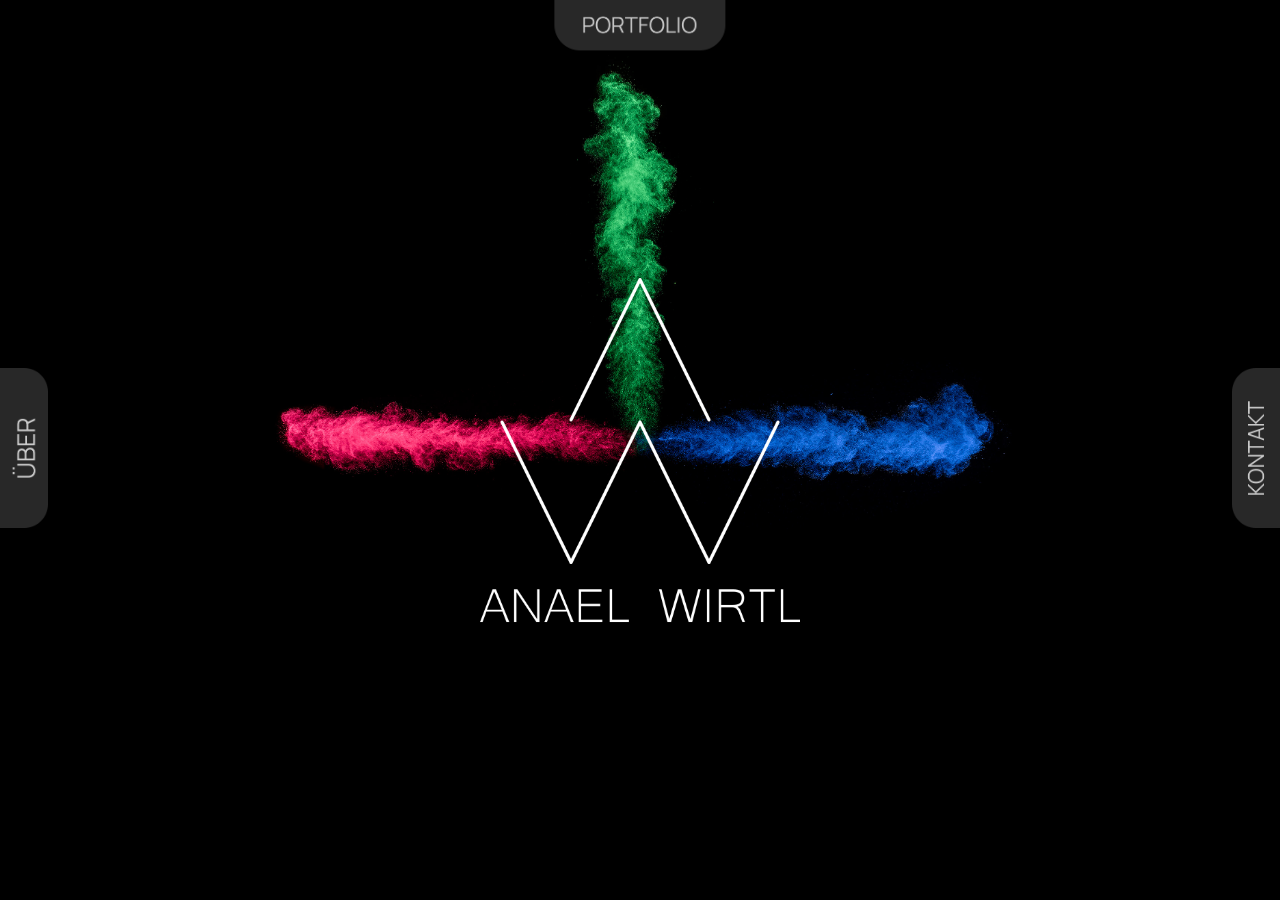
<file: index.html>
<!DOCTYPE html>
<html lang="de">
  <head>
    <meta charset="utf-8">
    <meta name="viewport" content="width=device-width, initial-scale=1.0">
    <link rel="stylesheet" href="home.css">
    <link rel="icon" type="image/x-icon" href="icons/logo_favicon.png">
    <title>Anael Wirtl | Fotografie</title>
    
  </head>
  <body>
 
    

      

        <div id="portfolio-div">
          
          <a  href="portfolio">
              <img id="portfolio-icon" src="icons/home-portfolio-icon.png">
          </a>

        </div>
        
        

        <div id="logo-div">
          <div id="logo">
            <img id="logo-icon" src="icons/logo_anael_wirtl.png" alt="Anael Wirtl Logo">
          </div>
        
        
        </div>
    
        <div  id="kontakt-div">

          <a href="kontakt">
            <img id="kontakt-icon" src="icons/home-kontakt-icon.png">
          </a>
          

        </div>



        <div id="über-div-div">
          <div id="über-div" >

            <a href="ueber">
              <img id="über-icon" src="icons/home-über-icon.png">
            </a>  
          </div>
        </div>
         
        
        
     

    


 

    
    
    
    
  </body>
</html>
</file>
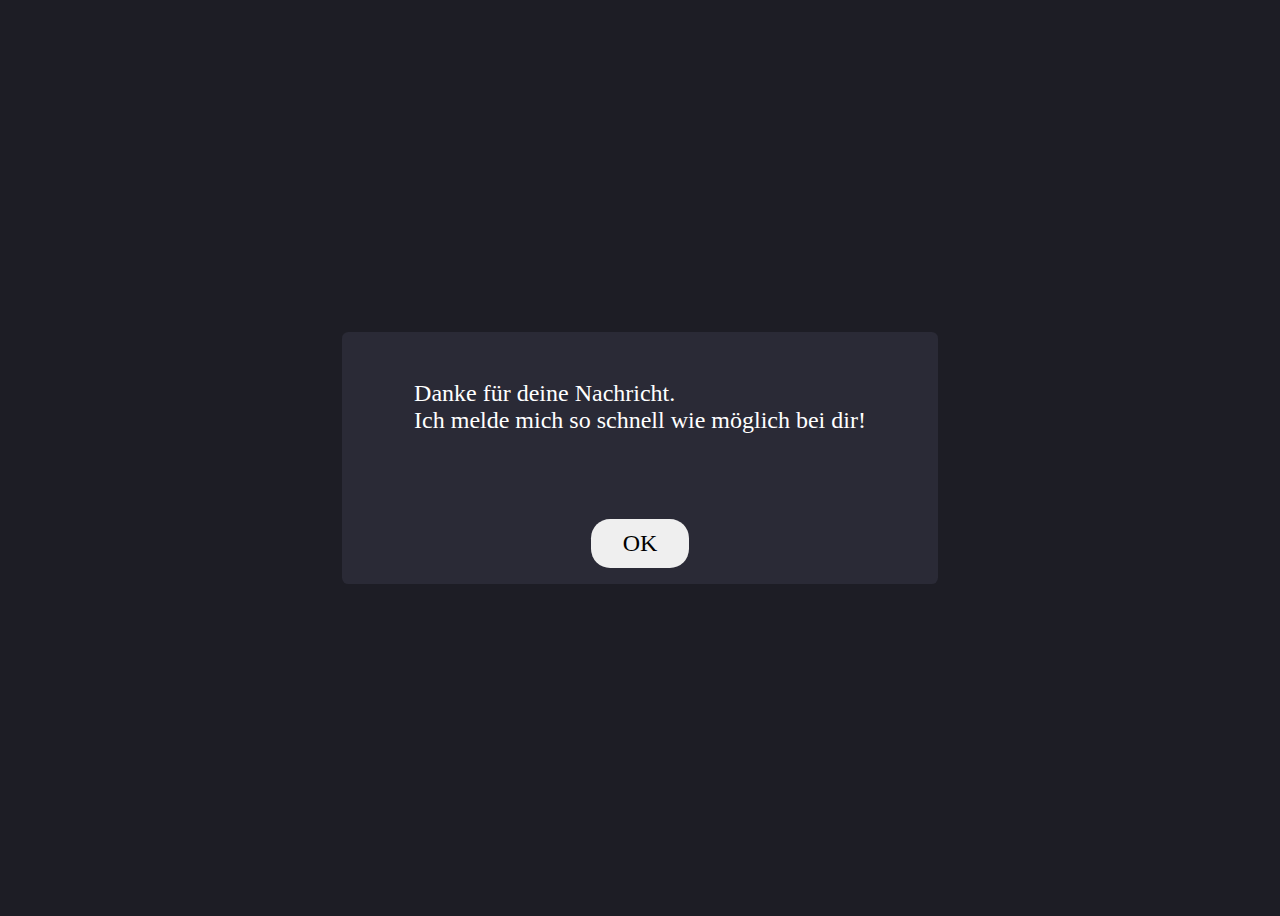
<file: danke.html>
<!DOCTYPE html>
<html lang="de">
  <head>
    <meta charset="utf-8">
    <meta name="viewport" content="width=device-width, initial-scale=1.0">
    <title>Danke für deine Nachricht</title>
    <link rel="stylesheet" href="danke.css">
</head>
<body>
    <div id="danke-text-div">
        <p id="danke-text">
            Danke für deine Nachricht.<br>
            Ich melde mich so schnell wie möglich bei dir!<br>
           
        </p>
        <a href="/">
            <button id="button">
                OK
            </button>
        </a>
        
    </div>


</body>
</html>
</file>
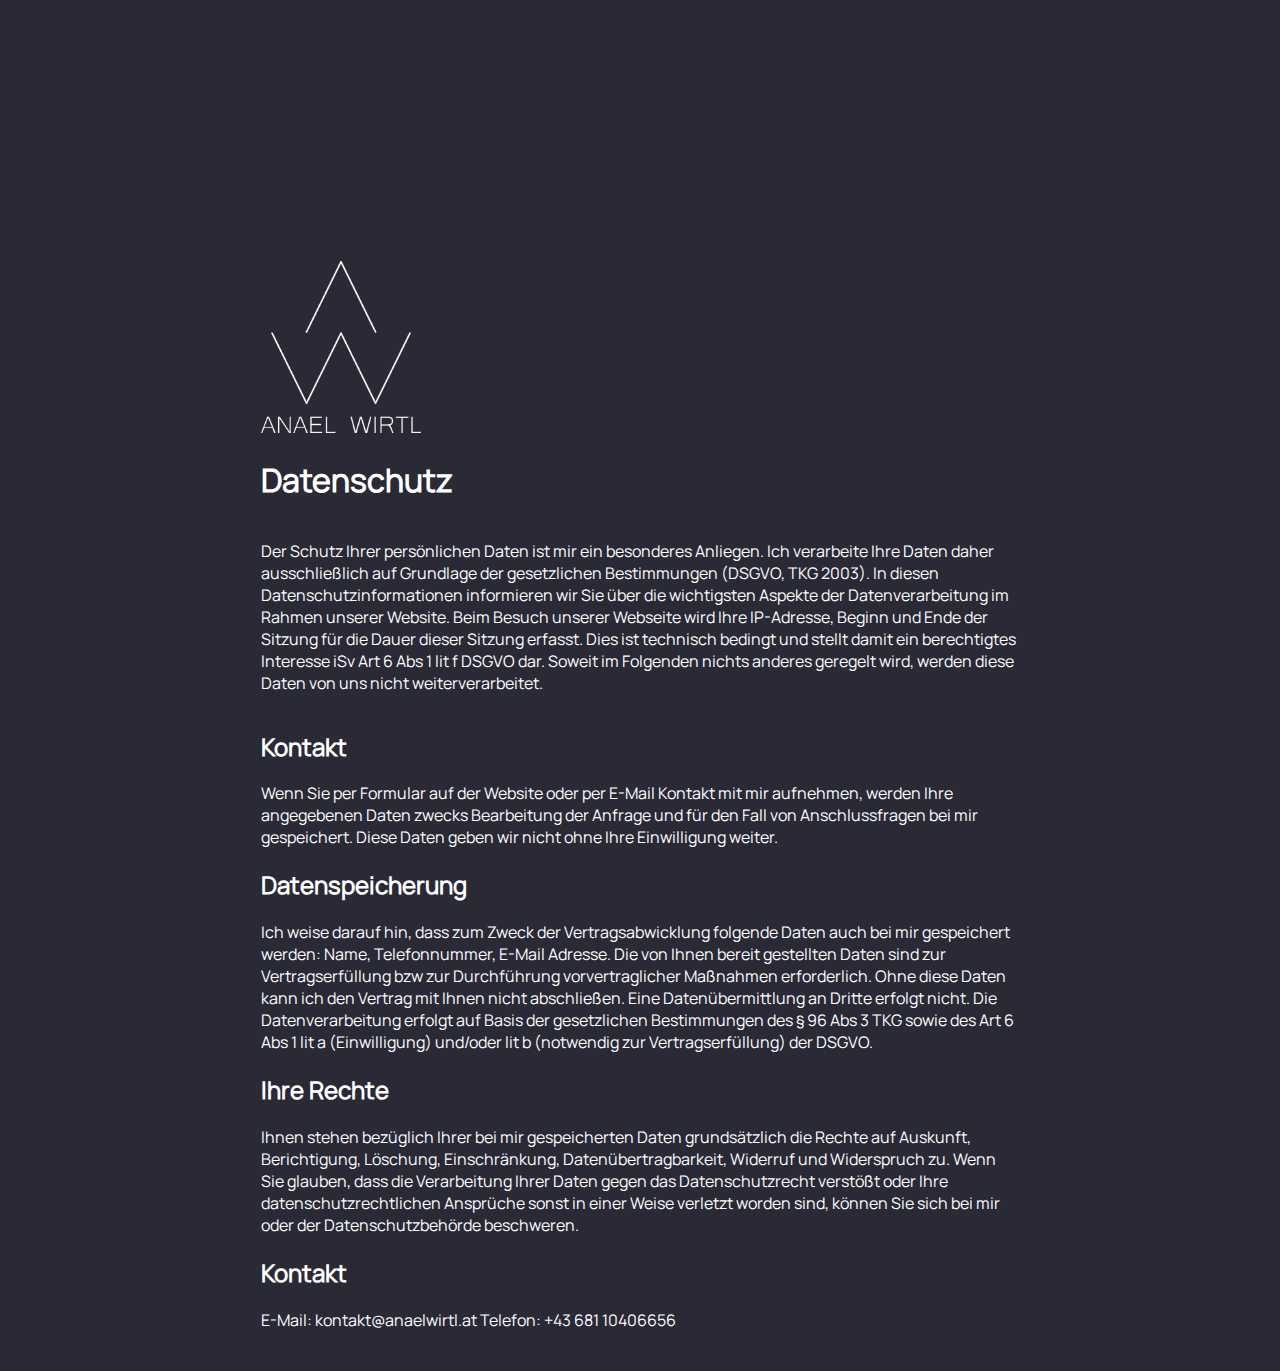
<file: datenschutz.html>
<!DOCTYPE html>
<html lang="de">
  <head>
    <meta charset="utf-8">
    <meta name="viewport" content="width=device-width, initial-scale=1.0">
    <title>Datenschutz</title>
    <link rel="stylesheet" href="datenschutz.css">
</head>
<body>
    <div id="logo-div">
        <a href="/">
            <img id="logo" src="icons/logo_anael_wirtl.png" alt="Anael Wirtl Logo">
        </a>
    </div>
    <div id="datenschutz-div">
        <h1>
            Datenschutz
        </h1>

        <p>
            Der Schutz Ihrer persönlichen Daten ist mir ein besonderes Anliegen. 
            Ich verarbeite Ihre Daten daher ausschließlich auf Grundlage der gesetzlichen 
            Bestimmungen (DSGVO, TKG 2003). In diesen Datenschutzinformationen informieren 
            wir Sie über die wichtigsten Aspekte der Datenverarbeitung im Rahmen unserer Website.
Beim Besuch unserer Webseite wird Ihre IP-Adresse, Beginn und Ende der Sitzung für die Dauer 
dieser Sitzung erfasst. Dies ist technisch bedingt und stellt damit ein berechtigtes 
Interesse iSv Art 6 Abs 1 lit f DSGVO dar. Soweit im Folgenden nichts anderes geregelt wird, 
werden diese Daten von uns nicht weiterverarbeitet.

<h2>
    Kontakt
</h2>
Wenn Sie per Formular auf der Website oder per E-Mail Kontakt mit mir aufnehmen, 
werden Ihre angegebenen Daten zwecks Bearbeitung der Anfrage und für den Fall von
Anschlussfragen bei mir gespeichert. Diese Daten geben wir nicht ohne Ihre Einwilligung weiter.

<h2>
    Datenspeicherung
</h2>
Ich weise darauf hin, dass zum Zweck der Vertragsabwicklung folgende Daten
 auch bei mir gespeichert werden: Name, Telefonnummer, E-Mail Adresse. 
 Die von Ihnen bereit gestellten Daten sind zur Vertragserfüllung bzw zur 
 Durchführung vorvertraglicher Maßnahmen erforderlich. Ohne diese Daten kann 
 ich den Vertrag mit Ihnen nicht abschließen. Eine Datenübermittlung an Dritte 
 erfolgt nicht.
Die Datenverarbeitung erfolgt auf Basis der gesetzlichen Bestimmungen
 des § 96 Abs 3 TKG sowie des Art 6 Abs 1 lit a (Einwilligung) und/oder lit b (notwendig zur Vertragserfüllung) der DSGVO.




<h2>
    Ihre Rechte
</h2>
Ihnen stehen bezüglich Ihrer bei mir gespeicherten Daten grundsätzlich die Rechte auf Auskunft, Berichtigung, Löschung, Einschränkung, Datenübertragbarkeit, Widerruf und Widerspruch zu. Wenn Sie glauben, dass die Verarbeitung Ihrer Daten gegen das Datenschutzrecht verstößt oder Ihre datenschutzrechtlichen Ansprüche sonst in einer Weise verletzt worden sind, können Sie sich bei mir oder der Datenschutzbehörde beschweren.

<h2>
    Kontakt
</h2>
E-Mail: kontakt@anaelwirtl.at
Telefon: +43 681 10406656
        </p>
    </div>
       
    
</body>
</html>
</file>
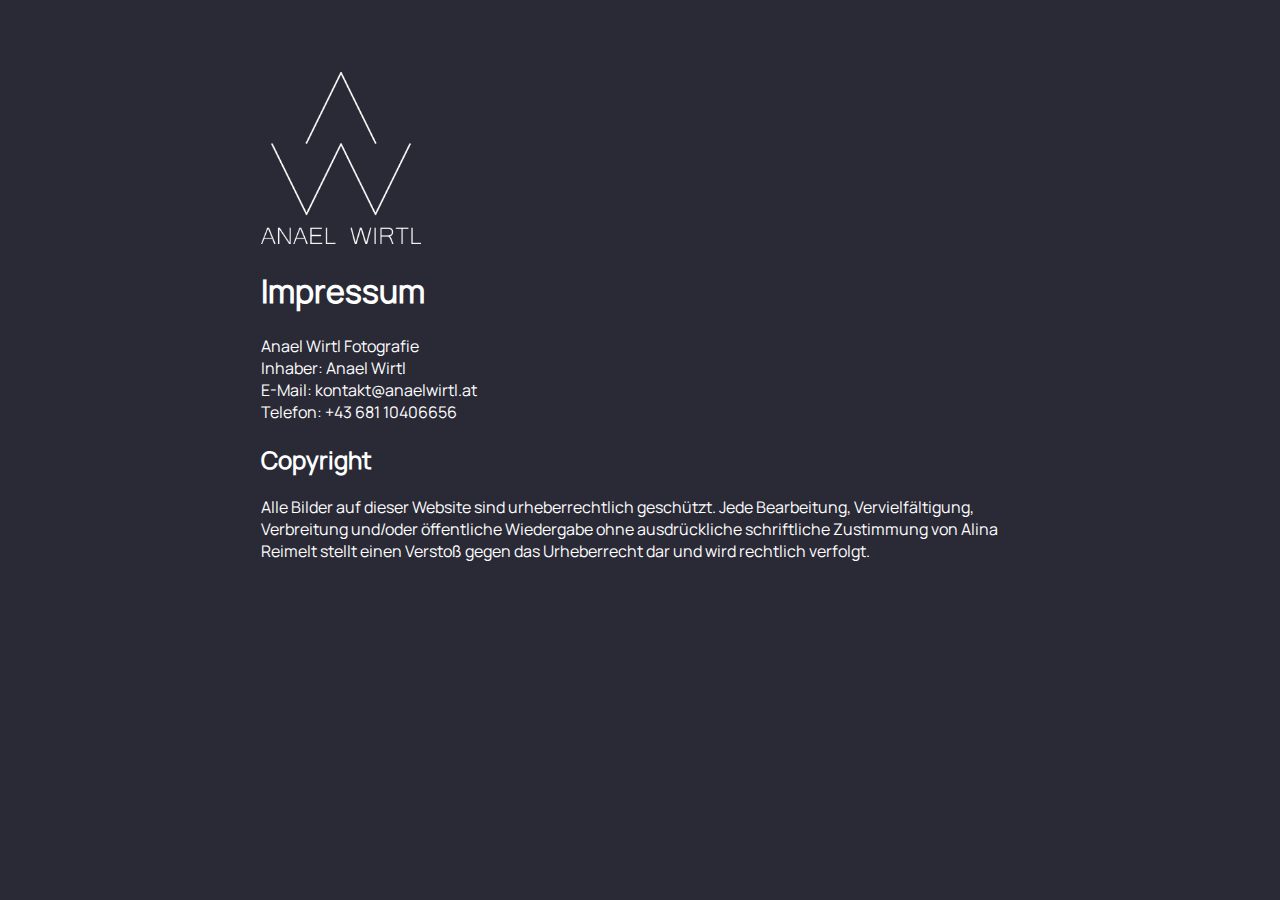
<file: impressum.html>
<!DOCTYPE html>
<html lang="de">
  <head>
    <meta charset="utf-8">
    <meta name="viewport" content="width=device-width, initial-scale=1.0">
    <title>Imressum</title>
    <link rel="stylesheet" href="impressum.css">
</head>
<body>
    <div id="über-div">
    <div id="logo-div">
        <a href="/">
            <img id="logo" src="icons/logo_anael_wirtl.png" alt="Anael Wirtl Logo">
        </a>
        
    </div>
    <div id="impressum-div">
    <p >
        <h1>Impressum</h1>
        Anael Wirtl Fotografie<br>
    
        Inhaber: Anael Wirtl<br>
        E-Mail: kontakt@anaelwirtl.at<br>
        Telefon: +43 681 10406656<br>
        

    </p>
    <p >
       <h2>Copyright</h2> 

        Alle Bilder auf dieser Website sind urheberrechtlich geschützt.
         Jede Bearbeitung, Vervielfältigung, Verbreitung und/oder öffentliche Wiedergabe
          ohne ausdrückliche schriftliche Zustimmung von Alina Reimelt stellt
           einen Verstoß gegen das Urheberrecht dar und wird rechtlich verfolgt.
    </p>
</div>
</div>
</body>
</html>
</file>
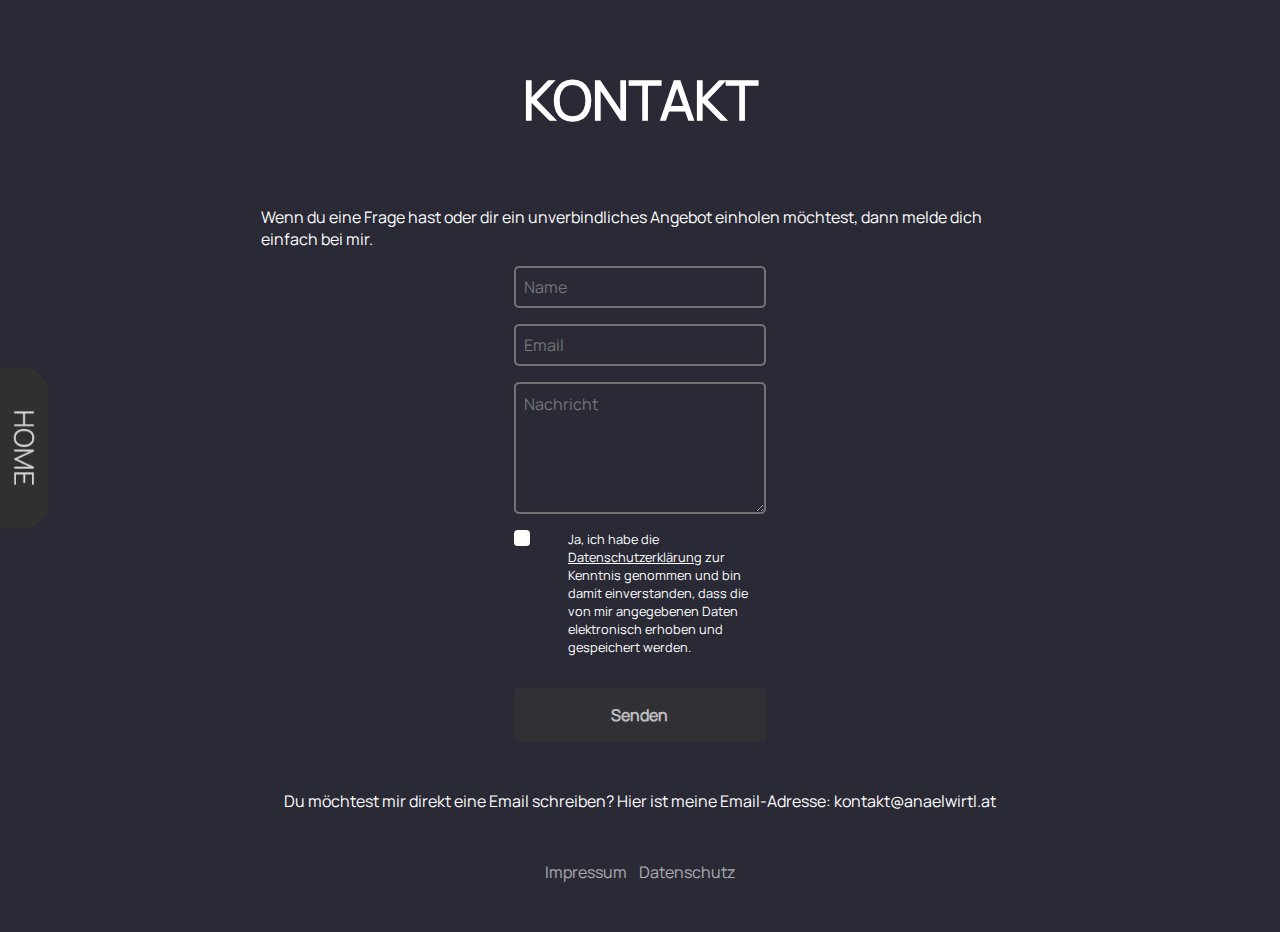
<file: kontakt.html>
<!DOCTYPE html>
<html lang="de">
  <head>
    <meta charset="utf-8">
    <meta name="viewport" content="width=device-width, initial-scale=1.0">
    <title>Kontakt</title>
    <link rel="stylesheet" href="kontakt.css">
</head>
<body>
  
    <h1 id="überschrift">
        KONTAKT
    </h1>

    
    <div class="text-div">
        <p class="text">
            Wenn du eine Frage hast oder dir ein unverbindliches Angebot einholen möchtest,
        dann melde dich einfach bei mir.
        
           </p>
    </div>
    <div id="kontaktdaten-div">

        <form  id="kontaktdaten" action="https://formspree.io/f/mwkjvvnn" method="POST" >   
          <input type="hidden" name="_next" value="https://anaelwirtl.at/danke">   
          <input name="name" type="text" class="feedback-input" placeholder="Name" required>   
          <input name="email" type="text" class="feedback-input" placeholder="Email" required>
          <textarea name="text" class="feedback-input" placeholder="Nachricht" required></textarea>
          <div id="datenschutz-div">
            <label class="checkbox" for="myCheckboxId">
              <input class="checkbox__input" type="checkbox" name="Datenschutzerklärung" id="myCheckboxId" required>
            <div class="checkbox__box"></div>
            </label>
            <p id="datenschutz-p">
              Ja, ich habe die <a href="datenschutz">Datenschutzerklärung</a> zur Kenntnis genommen und bin damit 
              einverstanden, dass die von mir angegebenen Daten elektronisch erhoben und 
              gespeichert werden. 
            </p>
          

          </div>
          <input id="senden-button" class="feedback-input" type="submit" value="Senden"/>
        </form>

    </div>

    
    
<div class="text-div">
    <p class="text">
        Du möchtest mir direkt eine Email schreiben?
        Hier ist meine Email-Adresse: kontakt@anaelwirtl.at
      </p>
</div>
      

    <div id="menü-div">
        <a href="/">
            <img id="menü-icon" src="icons/kontakt-home-icon.png">
        </a>
    </div>

    <div id="footer-div">
        <a href="impressum">
          <button id="impressum">
            Impressum
          </button>
        </a>
        <a href="datenschutz">
        <button id="datenschutz">
          Datenschutz
        </button>
      </a>
      </div>
    
   

</body>
</html>
</file>
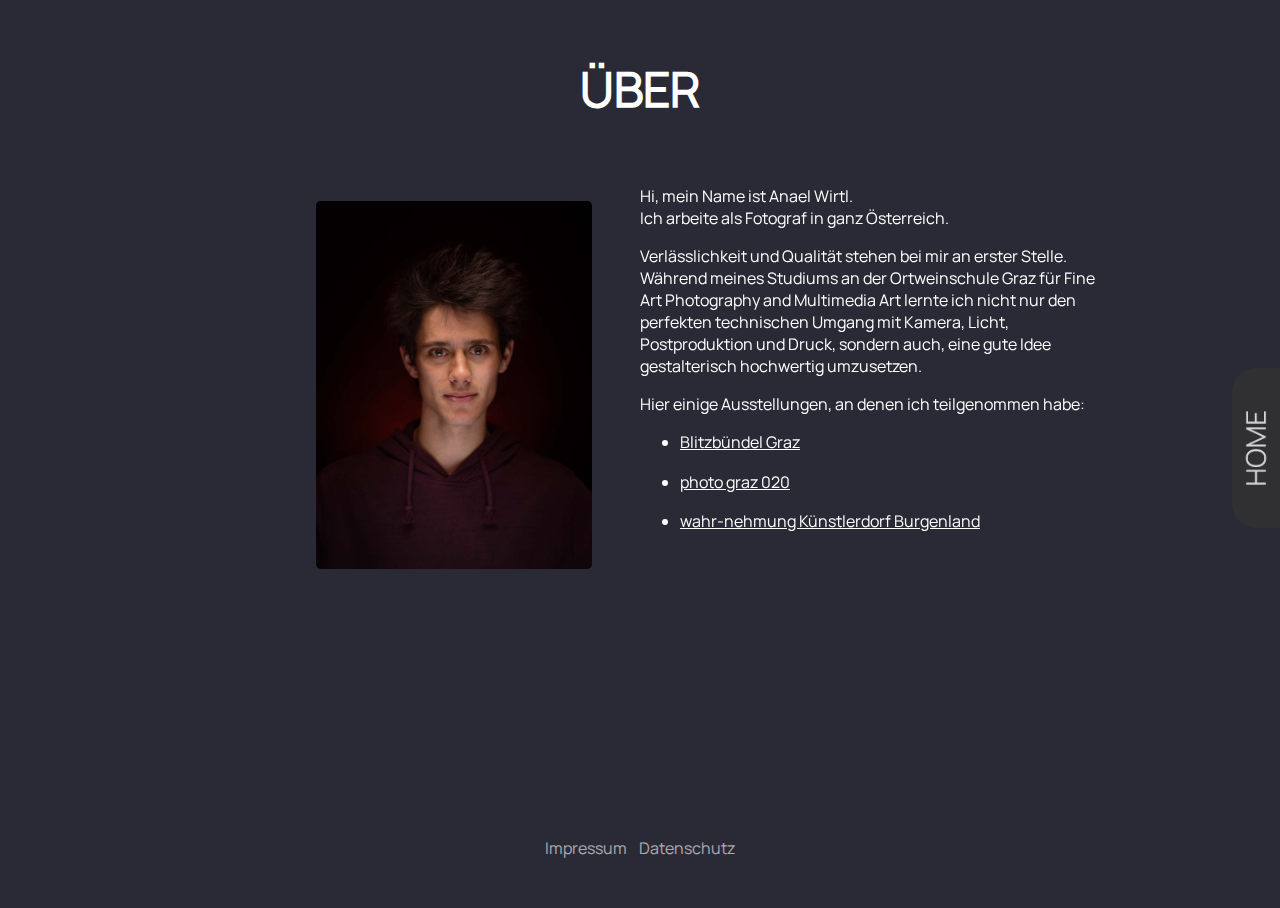
<file: ueber.html>
<!DOCTYPE html>
<html lang="de">
  <head>
    <meta charset="utf-8">
    <meta name="viewport" content="width=device-width, initial-scale=1.0">
    <link rel="stylesheet" href="Über.css">
    <title>Anael Wirtl</title>
  </head>
  <body id="body">


    <h1 id="h1">ÜBER

    </h1>

    <div id="grid-div">
      <div id="portrait-div">
        <img id="portrait" src="img/anael_portrait.JPG" alt="Ein Portrait des Fotografen">
      </div>
      
      
      <div id="über-text-div">
        <P id="über-text">
        <div>
          <p>
            Hi, mein Name ist Anael Wirtl. <br>
            Ich arbeite als Fotograf in ganz Österreich.
          </p>
         
        </div>
        <div>
          Verlässlichkeit und Qualität stehen bei mir an erster Stelle.
          Während meines Studiums an der Ortweinschule Graz für  Fine Art Photography and Multimedia Art lernte ich nicht nur den
          perfekten technischen Umgang mit Kamera, Licht, Postproduktion und Druck, sondern
          auch, eine gute Idee gestalterisch hochwertig umzusetzen.
        </div>
        <div>
          <p>
            Hier einige Ausstellungen, an denen ich teilgenommen habe:
        

      <ul id="liste">
       <li>
        <a class="links" href="http://kultur.graz.at/kalender/event/1601996641" target="_blank">Blitzbündel Graz</a>
      </li>
       <li>
        <a class="links" href="https://galeriemarenzi.at/photo-graz-020/" target="_blank">photo graz 020</a>

        </li>
       <li> <a class="links" href="https://www.kulturgericht.at/kunst/ausstellungen/wahr-nehmung.html" target="_blank">wahr-nehmung Künstlerdorf Burgenland</a></li>
      </ul>
    </p>
    </div>
  
      
      </P>
      </div>
      
    </div>
    

    <div id="menü-div">
        
            <a href="/"> 
                <img id="menü-icon" src="icons/über-home-icon.png">
            </a>     
    </div>
    
<div id="footer-div">
  <a href="impressum">
    <button id="impressum">
      Impressum
    </button>
  </a>
  <a href="datenschutz">
  <button id="datenschutz">
    Datenschutz
  </button>
</a>
</div>


    

    
    
    
    
  </body>
</html>
</file>
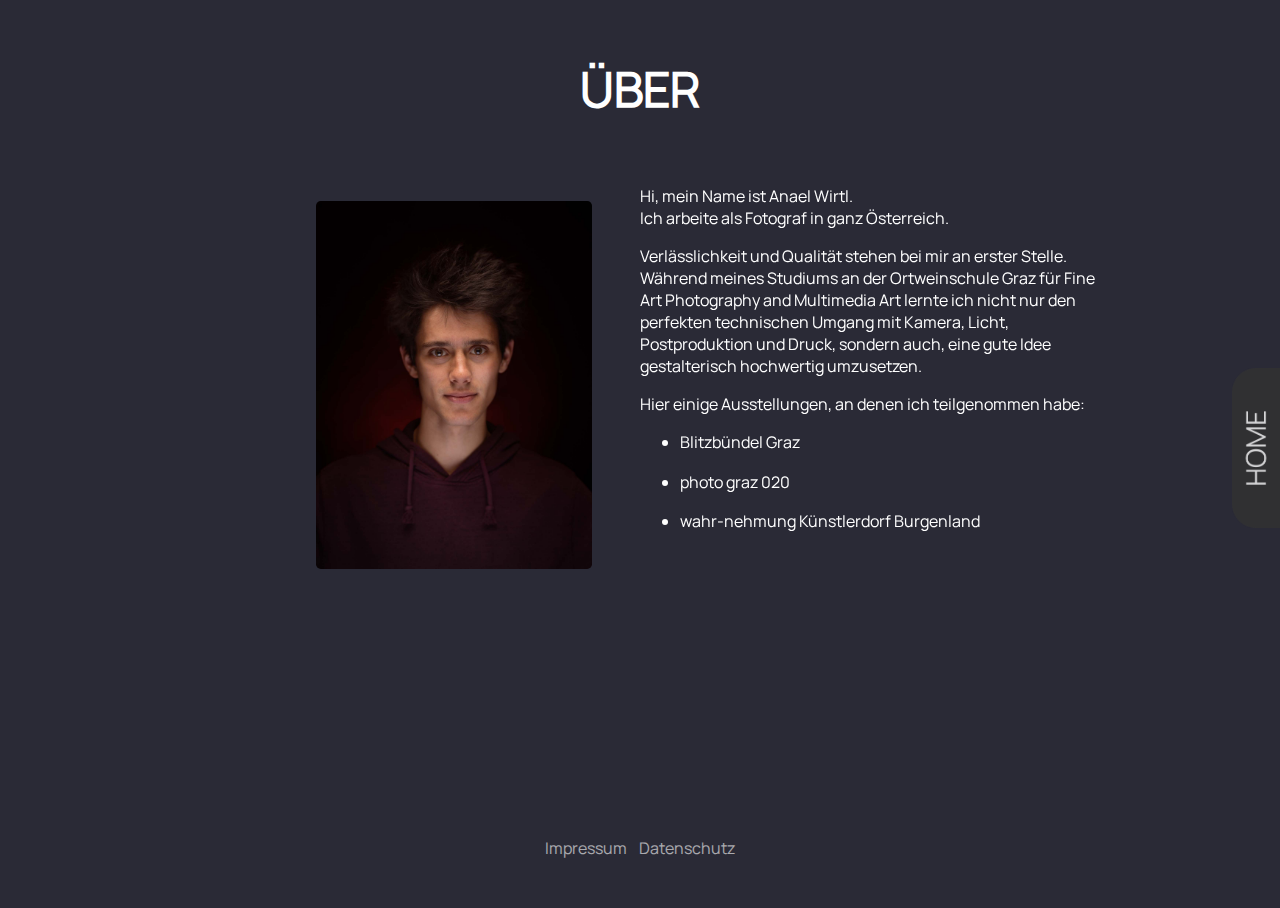
<file: Über.html>
<!DOCTYPE html>
<html lang="de">
  <head>
    <meta charset="utf-8">
    <meta name="viewport" content="width=device-width, initial-scale=1.0">
    <link rel="stylesheet" href="Über.css">
    <title>Anael Wirtl</title>
  </head>
  <body id="body">


    <h1 id="h1">ÜBER

    </h1>

    <div id="grid-div">
      <div id="portrait-div">
        <img id="portrait" src="img/anael_portrait.JPG" alt="Ein Portrait des Fotografen">
      </div>
      
      
      <div id="über-text-div">
        <P id="über-text">
        <div>
          <p>
            Hi, mein Name ist Anael Wirtl. <br>
            Ich arbeite als Fotograf in ganz Österreich.
          </p>
         
        </div>
        <div>
          Verlässlichkeit und Qualität stehen bei mir an erster Stelle.
          Während meines Studiums an der Ortweinschule Graz für  Fine Art Photography and Multimedia Art lernte ich nicht nur den
          perfekten technischen Umgang mit Kamera, Licht, Postproduktion und Druck, sondern
          auch, eine gute Idee gestalterisch hochwertig umzusetzen.
        </div>
        <div>
          <p>
            Hier einige Ausstellungen, an denen ich teilgenommen habe:
        

      <ul id="liste">
       <li>Blitzbündel Graz</li>
       <li>photo graz 020</li>
       <li>wahr-nehmung Künstlerdorf Burgenland</li>
      </ul>
    </p>
    </div>
  
      
      </P>
      </div>
      
    </div>
    

    <div id="menü-div">
        
            <a href="index.html"> 
                <img id="menü-icon" src="icons/über-home-icon.png">
            </a>     
    </div>
    
<div id="footer-div">
  <a href="impressum.html">
    <button id="impressum">
      Impressum
    </button>
  </a>
  <a href="datenschutz.html">
  <button id="datenschutz">
    Datenschutz
  </button>
</a>
</div>


    

    
    
    
    
  </body>
</html>
</file>
<file: home.css>
@font-face {
    font-family:'Manrope';
    src: url(fonts/Manrope-Regular.ttf);
}

body {
    width: 100%;
    margin: 0;
    background-image: url("img/Titelbild.JPG");
    background-size: 70rem;
    background-repeat: no-repeat;
    background-attachment: fixed;
    background-position: center;
    background-color: rgb(0, 0, 0);

}


#portfolio-div{
    position: fixed;
    top: 1.7rem;
    left: 50%;
    transform: translate(-50%, -50%);
    opacity: 0.8;
    transition:opacity 0.2s ;
    z-index: 101;
}
#portfolio-icon{
    max-height: 3.2rem;
    z-index: 101;

}


#portfolio-div:hover{opacity: 1;
}



#kontakt-div{
    position: fixed;
    width: 50%;
    top: 50%;
    left: 75%;
    transform: translate(-50%, -50%);
    z-index: 101;
    
    display: flex;
    justify-content: end;
}
#kontakt-icon{

    max-height: 10rem;
    opacity: 0.8;
    transition: opacity 0.2s;
}

#über-div-div{
    position: fixed;
    width: 100%;
    top: 50%;
    left: 50%;
    transform: translate(-50%, -50%);
    z-index: 100;

 
   
}

#über-icon{
    max-height: 10rem;
    opacity: 0.8;
    transition:opacity 0.2s ;
}


#kontakt-icon:hover{
    opacity: 1;
    cursor: pointer;
}
#über-icon:hover{
    opacity: 1;
    cursor: pointer;
}

#logo-div{
    
    position: fixed;
    width: 100%;
    top: 50%;
    left: 50%;
    transform: translate(-50%, -50%);
    z-index: 100;


}
#logo{
    display: flex;
    justify-content: center;
    animation: fadeIn 2s forwards, slide-up 1.5s forwards;
}

#logo-icon{
    max-width: 20rem;
}

@media (max-width:48rem){
    #logo-icon{
    max-width: 16rem;
}
}

@keyframes fadeIn {
    from{opacity: 0;}
    to {opacity: 1;}
}

@keyframes slide-up {
    0% {
      transform: translateY(100%);
    }
    100% {
      transform: translateY(0%);
    }
  }
</file>
<file: danke.css>
@font-face {
    font-family:'Manrope';
    src: url(fonts/Manrope-Regular.ttf);
}

body{
    background-color: rgb(29, 29, 37);
    display: flex;
    justify-content: center;
    flex-direction: column;
    align-items: center;
    height: 100vh;
}
#danke-text-div{
    color: white;
    background-color: rgb(42, 42, 54);
    font-family: Microsoft Yi Baiti;
    font-size: 1.5em;
    border-radius: 0.4rem;
    display: flex;
    justify-content: center;
    flex-direction: column;
    align-items: center;
}

#danke-text{
    

padding-bottom:3em;
padding-left: 3em;
padding-right: 3em;
padding-top: 1em;

display: flex;
justify-content: center;
flex-direction: column;

}

#button{
    border: none;
    padding-left: 2rem;
    padding-right: 2rem;
    padding-top: 0.7rem;
    padding-bottom: 0.7rem;
    border-radius: 1.2rem;
    font-family: Microsoft Yi Baiti;
    font-size: 1em;
    margin-bottom:1rem ;
    margin-top: -4rem;
}
</file>
<file: datenschutz.css>
@font-face {
    font-family:'Manrope';
    src: url(fonts/Manrope-Regular.ttf);
}

body{
    background-color: rgb(42, 42, 54);
}
#logo{
    width: 10rem;
    margin-left: 20%;
    margin-top: 20%;
}

#datenschutz-div{
display: grid;
font-family:Manrope ;
font-size: 1rem;
margin-left: 20%;
margin-right: 20%;
color: white;
max-width: 80vw;
}
</file>
<file: impressum.css>
@font-face {
    font-family:'Manrope';
    src: url(fonts/Manrope-Regular.ttf);
}

body {
    background-color: rgb(42, 42, 54);
   
}

#über-div{
    display: grid;
justify-content: center;
    margin-left: 20%;
    margin-right: 20%;
    
}

#impressum-div{
font-family:Manrope ;
font-size: 1rem;
color: white;


}

#logo{
    width: 10rem;
    margin-top: 4rem;
}
</file>
<file: kontakt.css>
html{
    height: 100%;


}

@font-face {
    font-family:'Manrope';
    src: url(fonts/Manrope-Regular.ttf);
}
body{
    background-color: rgb(42, 42, 54);
    display: flex;
    flex-direction: column;
    min-height: 100%;
}
#menü-div{
    position: fixed;
    width: 20%;
    top: 50%;
    left: 10%;
    transform: translate(-50%, -50%);
    z-index: 100;

 
   
}

#menü-icon{
    max-height: 10rem;
    opacity: 0.8;
    transition:opacity 0.2s ;
}


#menü-icon:hover{
    opacity: 1;
}
#überschrift{
    color: rgb(255, 255, 255);
    font-family:Manrope;
    font-size: 6vh;
    display: flex;
    justify-content: center;
    padding-top: 1em;
    padding-bottom: 1em;
    margin: 0;
}
.text-div{
font-family:Manrope; 
font-weight: lighter;
color: white;
display: flex;
justify-content: center;
}
.text{
    max-width: 60%;
}

#kontaktdaten {
    display: grid;
    justify-content: center;
    width: 20%;
    margin-left: auto;
    margin-right: auto;
}


    
#datenschutz-div{
    display:flex;
    justify-content: baseline;
    color: white;
    font-family: Manrope;
    font-size: 0.8em;
    gap:1em;
    
    
}
.checkbox{
    display: inline-flex;
    justify-content: baseline;
    cursor: pointer;
    
}

.checkbox__input{
    opacity: 0;
    position: absolute;
    transform: none;
}

.checkbox__box{
    width: 1.25em;
    height: 1.25em;
    border-radius: 0.3em;
    background-color: white;
    display: flex;
    align-items: center;
    justify-content: center;
    flex-shrink: 0;
    margin-right: 2em;
   
    transition: background 0.15s;
}

.checkbox__box::after{
    content:'\2714';
    color: white;
    transform: scale(0);
    transition: transform 0.15s;

}

.checkbox__input:checked + .checkbox__box{
background: rgb(82, 71, 245);

}
.checkbox__input:checked + .checkbox__box::after{
transform: scale(1);
}


#datenschutz-p{
    color: white;
    margin: 0;
}

#datenschutz-p > *{
    color: white;
}
#datenschutz-link:hover{
    cursor: pointer;
}



.feedback-input {
    

  color:rgb(255, 255, 255);
  font-family: Manrope;
  font-size: 1em;
  border-radius: 5px;
  background-color: transparent;
  border:2px solid rgb(114, 114, 114);
  transition: all 0.15s;
  padding: 0.5rem;
  margin-bottom: 1rem;
  outline: 0;
  
}

.feedback-input:focus { border:2px solid #ffffff; }

@media (max-width:30rem){
    .feedback-input, #datenschutz-div{
        max-width:70%;
        margin-left: auto;
        margin-right: auto;

    }
    }

textarea {
  height: 7em;
  line-height: 150%;
  resize:vertical;
}



#senden-button{
    border: none;
    background-color: rgb(53, 53, 53);
    padding-top:1em;
    padding-bottom:1em;
    margin-top: 2rem;
    margin-bottom: 2em;
    transition: all 0.3s;
    font-weight: bold;
    opacity: 0.7;
}

#senden-button:hover
 { background:rgb(59, 59, 59); 
    opacity: 1;
    cursor: pointer;

}

@media (max-width:30rem){
   #senden-button {
        width:60%;

        margin-left: auto;
        margin-right: auto;


    }
    }





#footer-div{
    margin-top: auto;
    display: flex;
    justify-content: center;
    padding-bottom: 3rem;
    margin-top: 2rem;
   


    
}
#impressum, #datenschutz{
    border: none;
    background-color: rgb(42, 42, 54);
    color: white;
    font-family: Manrope;
    font-size: 1rem;
    opacity: 0.6;
    transition: 0.15s;
    
}
#impressum:hover, #datenschutz:hover{
    opacity: 1;
}
</file>
<file: Über.css>
@font-face {
    font-family:'Manrope';
    src: url(fonts/Manrope-Regular.ttf);
}

html{
    height: 100%;
}
#body{
    background-color: rgb(42, 42, 54);
    display: flex;
    flex-direction: column;
    min-height: 100%;
    
}
#h1{
    color: rgb(255, 255, 255);
  font-family: Manrope;
  font-size: 3em;
  display: flex;
  justify-content: center;
  padding-top: 1em;
  padding-bottom: 1em;
  margin: 0;

}

#grid-div{
    display: grid;
    grid-template-columns: repeat(auto-fit, minmax(12em, 1fr));
    justify-content: center;
    margin-left: 13vw;
    margin-right: 13vw;

}

#über-text, #über-text-div > *{
    font-family: Manrope;
    color: white;
    font-size: 1em;
    margin: 0;
}
#über-text-div{
    padding-bottom: 3rem;
    z-index: 102;
}
#menü-div {
    position: fixed;
    width: 50%;
    top: 50%;
    left: 75%;
    transform: translate(-50%, -50%);
    z-index: 101;
    
    display: flex;
    justify-content: end;
}
#menü-icon{

    max-height: 10rem;
    opacity: 0.8;
    transition: opacity 0.2s;
}

#menü-icon:hover{
    opacity: 1;
}
#portrait-div{
    display: flex;
    justify-content:center;
    height: 19rem;
    margin-bottom: 2rem;
    

}


#portrait{
    border-radius: 0.3rem;
    margin-top: 2em;

}
@media (min-width:55rem){
    #portrait-div{
    height: 25rem;

    }
    }
@media (min-width:40rem){
    #portrait-div{
        display: flex;
    justify-content:end;
    margin-right: 3rem;
    }
}

a:link {
    color: rgb(255, 255, 255);
    text-decoration: underline;
  }
a:visited {
    color: rgb(255, 255, 255);
  }
a:hover{
    cursor: pointer;
}
  a:active {
    font-size: 1.3em;
  }

#liste > * {
    padding-bottom: 1.1em;
}

#footer-div{
    margin-top: auto;
    display: flex;
    justify-content: center;
    padding-bottom: 3rem;
   


    
}
#impressum, #datenschutz{
    border: none;
    background-color: rgb(42, 42, 54);
    color: white;
    font-family: Manrope;
    font-size: 1em;
    opacity: 0.6;
    transition: 0.15s;
    
}
#impressum:hover, #datenschutz:hover{
    opacity: 1;
}
</file>
